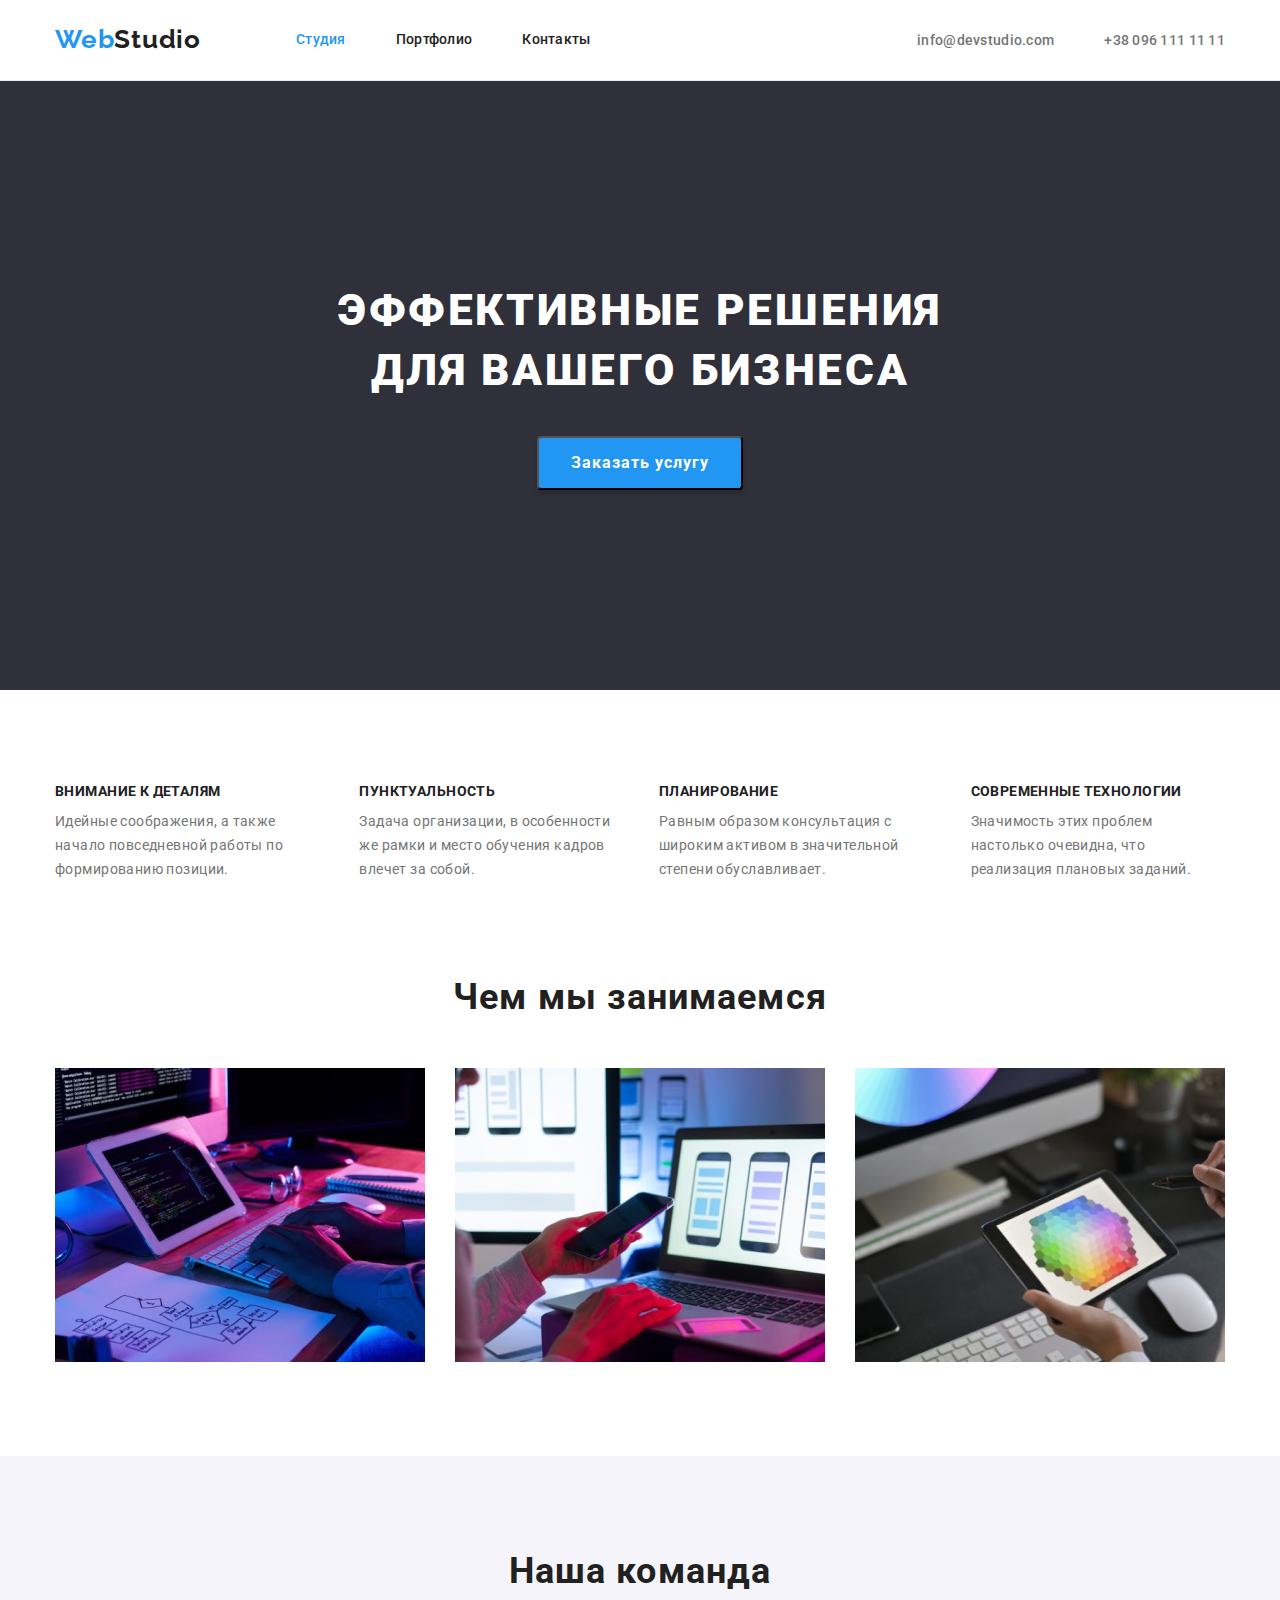
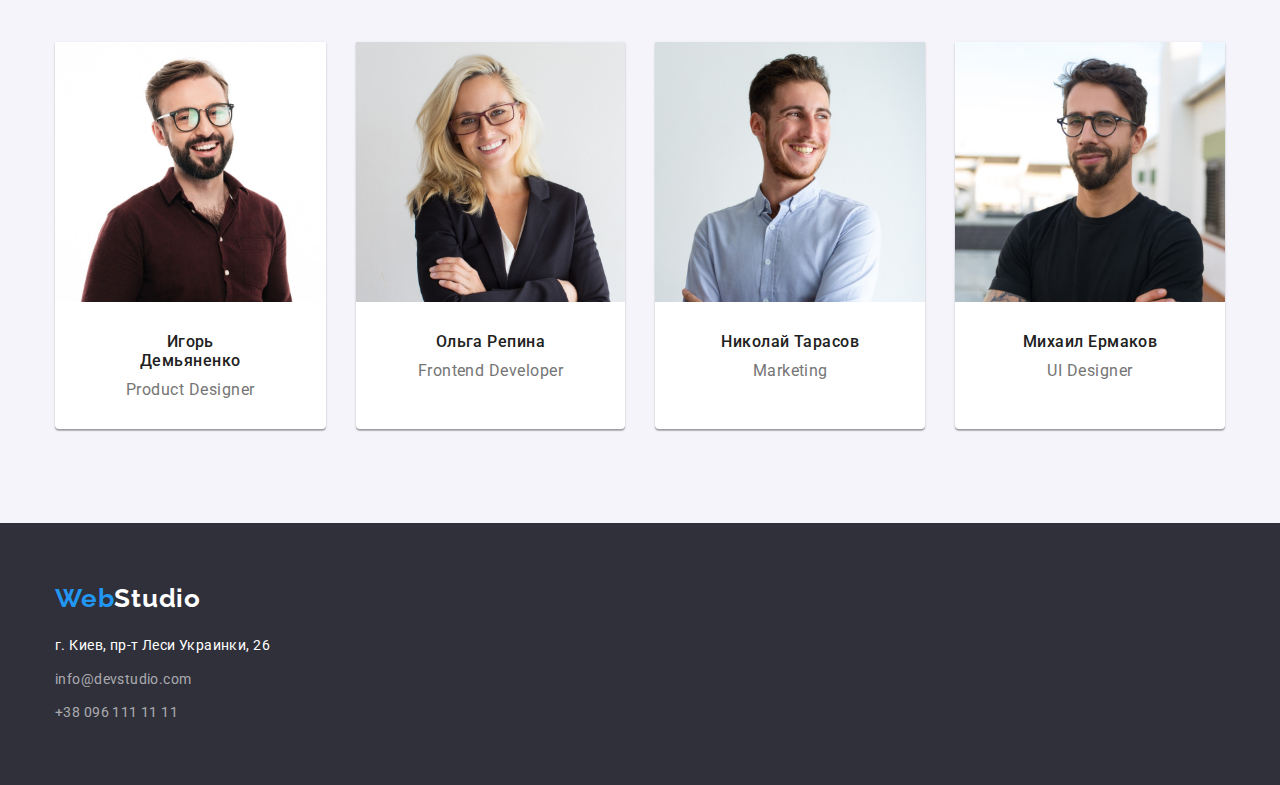
<file: index.html>
<!DOCTYPE html>
<html lang="en">

<head>
    <meta charset="UTF-8" />
    <meta http-equiv="X-UA-Compatible" content="IE=edge" />
    <meta name="viewport" content="width=device-width, initial-scale=1.0" />
    <link rel="preconnect" href="https://fonts.googleapis.com" />
    <link rel="preconnect" href="https://fonts.gstatic.com" crossorigin />
    <link href="https://fonts.googleapis.com/css2?family=Raleway:wght@700&family=Roboto:wght@400;500;700;900&display=swap" rel="stylesheet" />
    <title>WebStudio</title>
    <link rel="stylesheet" href="https://cdnjs.cloudflare.com/ajax/libs/modern-normalize/1.1.0/modern-normalize.min.css" />
    <link rel="stylesheet" href="./css/styles.css" />
</head>

<body>
    <!-- Header -->
    <header class="header">
        <!-- Navigation -->
        <div class="container nav-container">
            <nav class="nav">
                <a href="./index.html" class="logo-header link">
            Web<span class="logo-header-span">Studio</span>
          </a>
                <ul class="nav-list list">
                    <li class="nav-item">
                        <a href="./index.html" class="nav-link current link">Студия</a>
                    </li>
                    <li class="nav-item">
                        <a href="./portfolio.html" class="nav-link link">Портфолио</a>
                    </li>
                    <li class="nav-item">
                        <a href="#" class="nav-link link">Контакты</a>
                    </li>
                </ul>
            </nav>

            <ul class="contact-nav list">
                <li class="contact-item">
                    <a href="mailto:info@devstudio.com" class="contact-link link">info@devstudio.com</a>
                </li>
                <li class="contact-item">
                    <a href="tel:+380961111111" class="contact-link link">+38 096 111 11 11</a>
                </li>
            </ul>
        </div>
    </header>
    <!-- Main Content -->
    <main class="main">
        <!-- Section order service -->
        <section class="order-service section">
            <div class="container">
                <h1 class="main-title">
                    Эффективные решения
                    <br /> для вашего бизнеса
                </h1>
                <button class="btn-primary" type="button">Заказать услугу</button>
            </div>
        </section>
        <!-- Section Features -->
        <section class="main-features section">
            <div class="container">
                <h2 class="visually-hidden">Особенности</h2>

                <ul class="features-list list">
                    <li class="feature-item">
                        <h3 class="title">Внимание к деталям</h3>
                        <p class="text">
                            Идейные соображения, а также начало повседневной работы по формированию позиции.
                        </p>
                    </li>

                    <li class="feature-item">
                        <h3 class="title">Пунктуальность</h3>
                        <p class="text">
                            Задача организации, в особенности же рамки и место обучения кадров влечет за собой.
                        </p>
                    </li>

                    <li class="feature-item">
                        <h3 class="title">Планирование</h3>
                        <p class="text">
                            Равным образом консультация с широким активом в значительной степени обуславливает.
                        </p>
                    </li>

                    <li class="feature-item">
                        <h3 class="title">Современные технологии</h3>
                        <p class="text">
                            Значимость этих проблем настолько очевидна, что реализация плановых заданий.
                        </p>
                    </li>
                </ul>
            </div>
        </section>
        <!-- Section what we do -->
        <section class="work section">
            <div class="container">
                <h2 class="work-title">Чем мы занимаемся</h2>
                <ul class="work-list list">
                    <li class="work-item">
                        <img src="images/box1.jpg" alt="Разработка приложения" width="370" />
                    </li>
                    <li class="work-item">
                        <img src="images/box2.jpg" alt="Разработка мобильного приложения" width="370" />
                    </li>
                    <li class="work-item">
                        <img src="images/box3.jpg" alt="Разработка дизайна" width="370" />
                    </li>
                </ul>
            </div>
        </section>
        <!-- Our team -->
        <section class="our-team section">
            <div class="container">
                <h2 class="our-team-title">Наша команда</h2>
                <ul class="team-list list">
                    <li class="team-item">
                        <img src="images/img.jpg" alt="Фото Игорь Демьяненко" class="photo-team" width="270" />
                        <div class="team-wrap">
                            <h3 class="title">Игорь Демьяненко</h3>
                            <p lang="en" class="text">Product Designer</p>
                        </div>
                    </li>

                    <li class="team-item">
                        <img src="images/img1.jpg" alt="Фото Ольга Репина" class="photo-team" width="270" />
                        <div class="team-wrap">
                            <h3 class="title">Ольга Репина</h3>
                            <p lang="en" class="text">Frontend Developer</p>
                        </div>
                    </li>

                    <li class="team-item">
                        <img src="images/img2.jpg" alt="Фото Николай Тарасов" class="photo-team" width="270" />
                        <div class="team-wrap">
                            <h3 class="title">Николай Тарасов</h3>
                            <p lang="en" class="text">Marketing</p>
                        </div>
                    </li>

                    <li class="team-item">
                        <img src="images/img3.jpg" alt="Фото Михаил Ермаков" class="photo-team" width="270" />
                        <div class="team-wrap">
                            <h3 class="title">Михаил Ермаков</h3>
                            <p lang="en" class="text">UI Designer</p>
                        </div>
                    </li>
                </ul>
            </div>
        </section>
    </main>
    <!-- Footer -->
    <footer class="footer">
        <address class="address">
        <div class="container">
          <a href="./index.html" class="logo-footer link">
            Web<span class="logo-footer-span">Studio</span>
          </a>
          <ul class="contacts list">
            <li class="contacts-item">
              <a
                href="https://goo.gl/maps/u7yBzn2zctHJCY1Q6"
                target="_blank"
                class="post-address link"
                rel="noreferrer noopener nofollow "
                >г. Киев, пр-т Леси Украинки, 26</a
              >
            </li>
            <li class="contacts-item">
              <a href="mailto:info@devstudio.com " class="contact-item-link link"
                >info@devstudio.com</a
              >
            </li>
            <li class="contacts-item">
              <a href="tel:+380961111111" class="contact-item-link link">+38 096 111 11 11</a>
            </li>
          </ul>
        </div>
      </address>
    </footer>
</body>

</html>
</file>
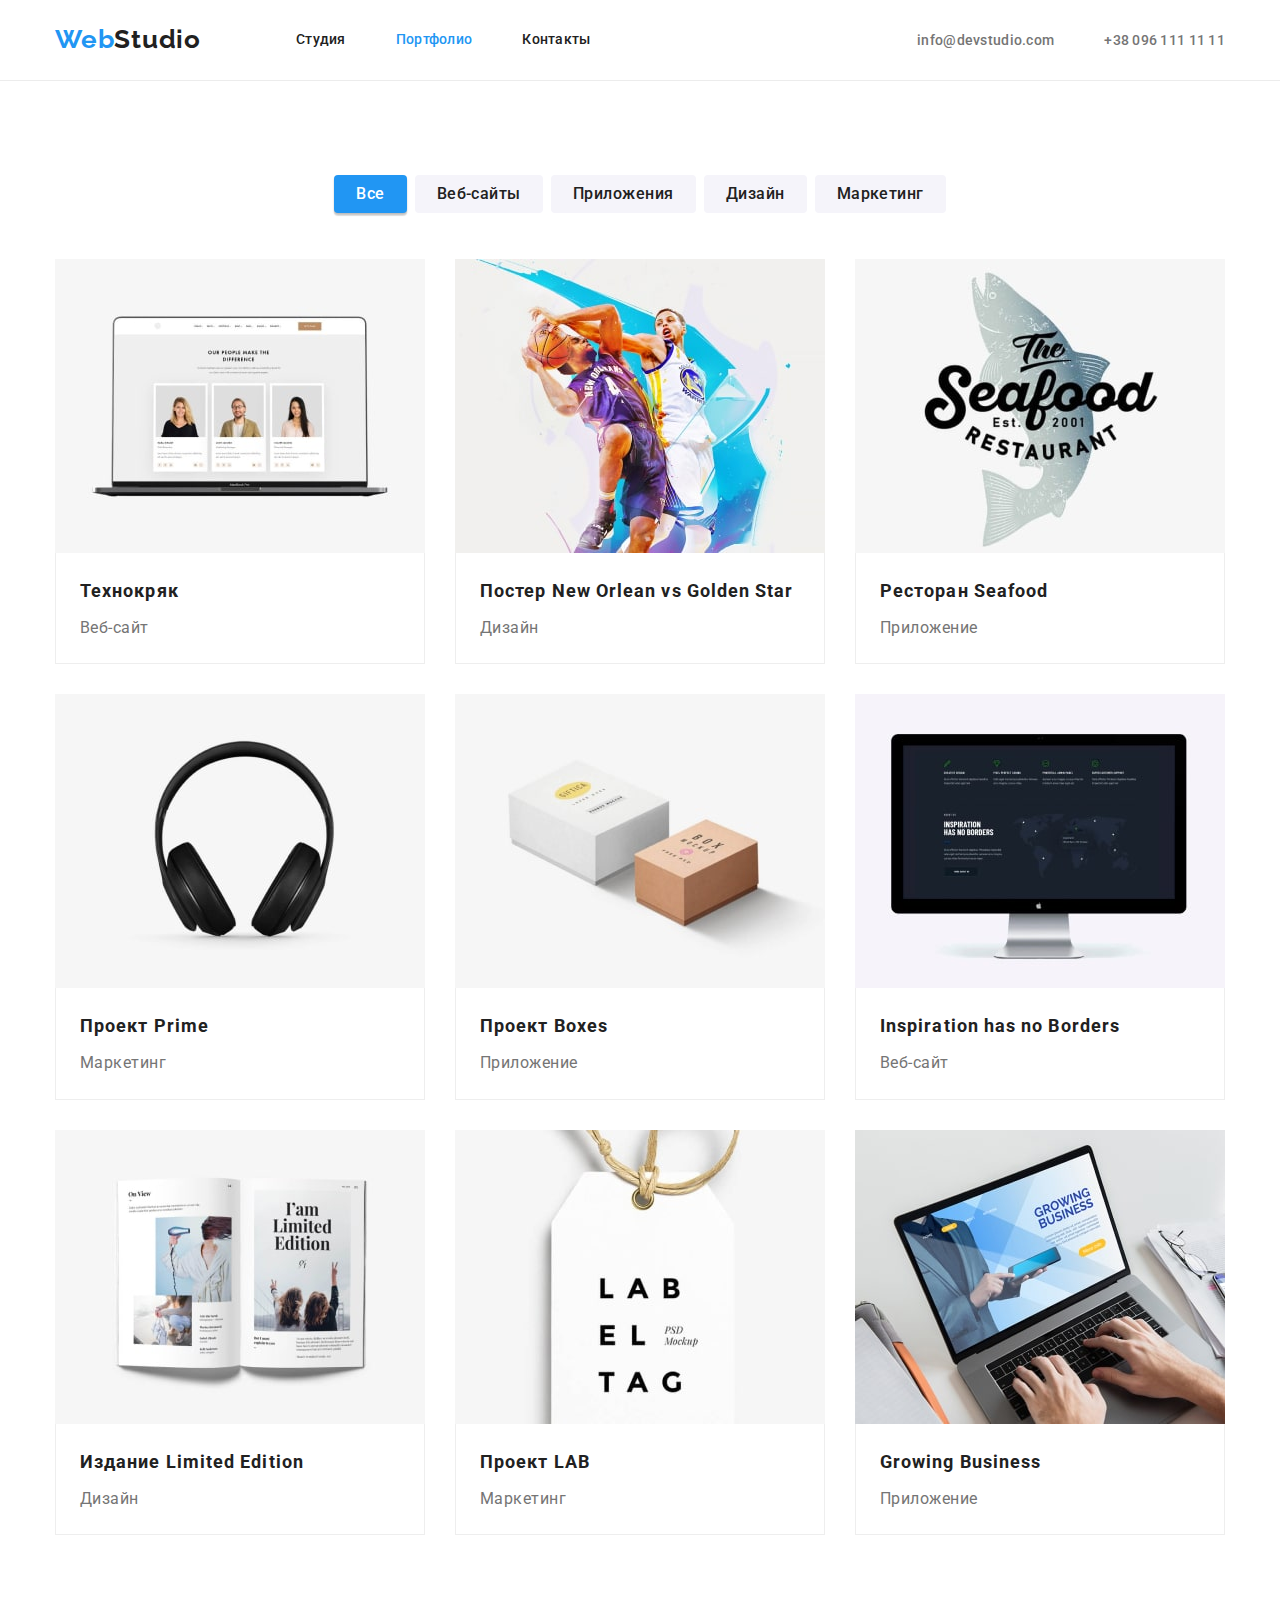
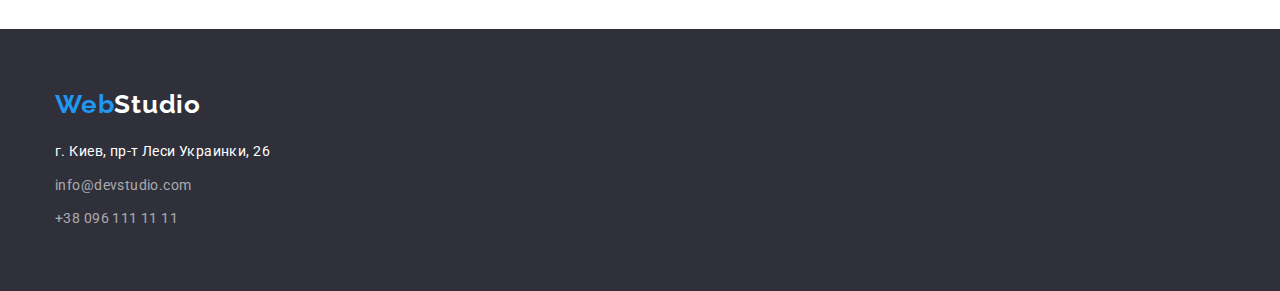
<file: portfolio.html>
<!DOCTYPE html>
<html lang="en">

<head>
    <meta charset="UTF-8" />
    <meta http-equiv="X-UA-Compatible" content="IE=edge" />
    <meta name="viewport" content="width=device-width, initial-scale=1.0" />
    <link rel="preconnect" href="https://fonts.googleapis.com" />
    <link rel="preconnect" href="https://fonts.gstatic.com" crossorigin />
    <link href="https://fonts.googleapis.com/css2?family=Raleway:wght@700&family=Roboto:wght@400;500;700;900&display=swap" rel="stylesheet" />
    <title>WebStudio-Portfolio</title>
    <link rel="stylesheet" href="https://cdnjs.cloudflare.com/ajax/libs/modern-normalize/1.1.0/modern-normalize.min.css" />

    <link rel="stylesheet" href="./css/styles.css" />
</head>

<body>
    <!-- Header -->
    <header class="header">
        <!-- Navigation -->
        <div class="container nav-container">
            <nav class="nav">
                <a href="./index.html" class="logo-header link">Web<span class="logo-header-span">Studio</span></a
          >
          <ul class="nav-list list">
            <li class="nav-item">
              <a href="./index.html" class="nav-link link">Студия</a>
                </li>
                <li class="nav-item">
                    <a href="./portfolio.html" class="nav-link current link">Портфолио</a>
                </li>
                <li class="nav-item">
                    <a href="#" class="nav-link link">Контакты</a>
                </li>
                </ul>
            </nav>
            <ul class="contact-nav list">
                <li class="contact-item">
                    <a href="mailto:info@devstudio.com" class="contact-link link">info@devstudio.com</a>
                </li>
                <li class="contact-item">
                    <a href="tel:+380961111111" class="contact-link link">+38 096 111 11 11</a>
                </li>
            </ul>
        </div>
    </header>
    <!-- Main Content -->
    <main class="portfolio-main">
        <section class="portfolio section">
            <div class="container">
                <h1 class="visually-hidden">Портфолио</h1>
                <ul class="filters list">
                    <li class="filters-item">
                        <button type="button" class="portfolio-btn current-btn">Все</button>
                    </li>
                    <li class="filters-item">
                        <button type="button" class="portfolio-btn">Веб-сайты</button>
                    </li>
                    <li class="filters-item">
                        <button type="button" class="portfolio-btn">Приложения</button>
                    </li>
                    <li class="filters-item">
                        <button type="button" class="portfolio-btn">Дизайн</button>
                    </li>
                    <li class="filters-item">
                        <button type="button" class="portfolio-btn">Маркетинг</button>
                    </li>
                </ul>

                <ul class="projects list">
                    <li class="projects-item">
                        <img src="./images/portfolio-img-1.jpg" alt="Пример веб-сайта" class="projects-photo" width="370" height="294" />
                        <div class="item-wrap">
                            <h2 class="title">Технокряк</h2>
                            <p class="text">Веб-сайт</p>
                        </div>
                    </li>
                    <li class="projects-item">
                        <img src="./images/portfolio-img-2.jpg" alt="Баскетбольный постер" class="projects-photo" width="370" height="294" />
                        <div class="item-wrap">
                            <h2 class="title">Постер New Orlean vs Golden Star</h2>
                            <p class="text">Дизайн</p>
                        </div>
                    </li>
                    <li class="projects-item">
                        <img src="./images/portfolio-img-3.jpg" alt="Лого ресторана Seafood" class="projects-photo" width="370" height="294" />
                        <div class="item-wrap">
                            <h2 class="title">Ресторан Seafood</h2>
                            <p class="text">Приложение</p>
                        </div>
                    </li>
                    <li class="projects-item">
                        <img src="./images/portfolio-img-4.jpg" alt="Фото наушников" class="projects-photo" width="370" height="294" />
                        <div class="item-wrap">
                            <h2 class="title">Проект Prime</h2>
                            <p class="text">Маркетинг</p>
                        </div>
                    </li>
                    <li class="projects-item">
                        <img src="./images/portfolio-img-5.jpg" alt="Фото коробок" class="projects-photo" width="370" height="294" />
                        <div class="item-wrap">
                            <h2 class="title">Проект Boxes</h2>
                            <p class="text">Приложение</p>
                        </div>
                    </li>
                    <li class="projects-item">
                        <img src="./images/portfolio-img-6.jpg" alt="Монитор с открытым сайтом" class="projects-photo" width="370" height="294" />
                        <div class="item-wrap">
                            <h2 class="title">Inspiration has no Borders</h2>
                            <p class="text">Веб-сайт</p>
                        </div>
                    </li>
                    <li class="projects-item">
                        <img src="./images/portfolio-img-7.jpg" alt="Фото открытого журнала" class="projects-photo" width="370" height="294" />
                        <div class="item-wrap">
                            <h2 class="title">Издание Limited Edition</h2>
                            <p class="text">Дизайн</p>
                        </div>
                    </li>
                    <li class="projects-item">
                        <img src="./images/portfolio-img-8.jpg" alt="Бумажный ценник" class="projects-photo" width="370" height="294" />
                        <div class="item-wrap">
                            <h2 class="title">Проект LAB</h2>
                            <p class="text">Маркетинг</p>
                        </div>
                    </li>
                    <li class="projects-item">
                        <img src="./images/portfolio-img-9.jpg" alt="Мужские руки и ноутбук" class="projects-photo" width="370" height="294" />
                        <div class="item-wrap">
                            <h2 class="title">Growing Business</h2>
                            <p class="text">Приложение</p>
                        </div>
                    </li>
                </ul>
            </div>
        </section>
    </main>
    <!-- Footer -->
    <footer class="footer">
        <address class="address">
        <div class="container">
          <a href="./index.html " class="logo-footer link">
            Web<span class="logo-footer-span">Studio</span>
          </a>
          <ul class="contacts list">
            <li class="contacts-item">
              <a
                href="https://goo.gl/maps/u7yBzn2zctHJCY1Q6 "
                target="_blank"
                class="post-address link"
                rel="noreferrer noopener nofollow"
                >г. Киев, пр-т Леси Украинки, 26</a
              >
            </li>
            <li class="contacts-item">
              <a href="mailto:info@devstudio.com" class="contact-item-link link"
                >info@devstudio.com</a
              >
            </li>
            <li class="contacts-item">
              <a href="tel:+380961111111 " class="contact-item-link link">+38 096 111 11 11</a>
            </li>
          </ul>
        </div>
      </address>
    </footer>
</body>

</html>
</file>
<file: css/styles.css>
:root {
    --brand-color: #2196f3;
    --btn-hover: #188ce8;
    --main-color: #212121;
    --second-color: #757575;
    --accent-color: #ffffff;
    --background: #2f303a;
    --foot-color: rgba(255, 255, 255, 0.6);
    --portfolio-bcg-color: #f5f4fa;
}

body {
    font-family: 'Roboto', sans-serif;
    font-style: normal;
    font-size: 14px;
    color: var(--main-color);
}

h1,
h2,
h3,
h4,
h5,
h6,
p {
    margin-top: 0;
    margin-bottom: 0;
}

ul,
ol {
    margin: 0;
    padding-left: 0;
}

img {
    display: block;
    max-width: 100%;
    height: auto;
}

.link {
    text-decoration: none;
    padding: 10px 0;
}

.list {
    list-style: none;
}

.section {
    padding-top: 94px;
    padding-bottom: 94px;
}


/* Header */

.header {
    border-bottom: 1px solid #ececec;
}

.container {
    width: 100%;
    max-width: 1200px;
    padding-left: 15px;
    padding-right: 15px;
    margin-left: auto;
    margin-right: auto;
}

.logo-header {
    font-family: 'Raleway', sans-serif;
    font-style: Bold;
    font-weight: 700;
    font-size: 26px;
    line-height: 1.2;
    letter-spacing: 0.03em;
    color: var(--brand-color);
    padding: 24px 0 25px;
}

.logo-header-span {
    color: var(--main-color);
}

.nav-container {
    display: flex;
    align-items: center;
}

.nav {
    display: flex;
    align-items: center;
}

.nav-list {
    font-weight: 500;
    line-height: 1.14;
    letter-spacing: 0.02em;
    margin-left: 95px;
    display: flex;
    gap: 50px;
}

.nav-list .nav-item:last-child {
    margin-right: 0;
}

.contact-nav {
    margin-left: auto;
    display: flex;
    justify-content: space-between;
}

.contact-nav .link {
    font-weight: 500;
    line-height: 1.14;
    letter-spacing: 0.02em;
    color: var(--second-color);
}

.contact-item {
    margin-left: 50px;
}

.contact-nav .contact-item:first-child {
    margin-left: 0;
}

.nav-link {
    color: var(--main-color);
    display: inline-block;
}

.current {
    color: var(--brand-color);
}

.nav-link:hover,
.contact-link:hover,
.contact-item-link:hover,
.post-address:hover,
.nav-link:focus,
.contact-link:focus,
.contact-item-link:focus,
.post-address:focus {
    color: var(--brand-color);
}


/* Main */

.order-service {
    background-color: var(--background);
    text-align: center;
    padding: 200px 0;
}

.main-title {
    margin-bottom: 35px;
    font-weight: 900;
    font-size: 44px;
    line-height: 1.36;
    text-align: center;
    letter-spacing: 0.06em;
    text-transform: uppercase;
    color: var(--accent-color);
}

.btn-primary {
    background: var(--brand-color);
    box-shadow: 0px 4px 4px rgba(0, 0, 0, 0.15);
    border-radius: 4px;
    font-family: inherit;
    font-style: normal;
    font-weight: 700;
    font-size: 16px;
    line-height: 1.9;
    text-align: center;
    letter-spacing: 0.06em;
    color: var(--accent-color);
    padding: 10px 32px;
}

.btn-primary:hover,
.btn-primary:focus {
    background-color: var(--btn-hover);
}


/* Features */

.features-list {
    display: flex;
    gap: 30px;
}

.visually-hidden {
    position: absolute;
    width: 1px;
    height: 1px;
    margin: -1px;
    border: 0;
    padding: 0;
    white-space: nowrap;
    clip-path: inset(100%);
    clip: rect(0 0 0 0);
    overflow: hidden;
}

.features-list .title {
    font-size: 14px;
    font-weight: 700;
    line-height: 1.14;
    letter-spacing: 0.03em;
    text-transform: uppercase;
    margin-bottom: 10px;
}

.features-list .text {
    font-weight: 400;
    line-height: 1.7;
    letter-spacing: 0.03em;
    color: var(--second-color);
}


/* What we do */

.work {
    padding-top: 0;
}

.work-title {
    margin-bottom: 50px;
}

.work-list {
    display: flex;
    justify-content: center;
    gap: 30px;
}


/* Our team */

.our-team {
    background-color: var(--portfolio-bcg-color);
}

.our-team-title {
    margin-bottom: 50px;
}

.team-list {
    display: flex;
    gap: 30px;
}

.team-item {
    margin-right: auto;
    background: #ffffff;
    box-shadow: 0px 1px 3px rgba(0, 0, 0, 0.12), 0px 1px 1px rgba(0, 0, 0, 0.14), 0px 2px 1px rgba(0, 0, 0, 0.2);
    border-radius: 0px 0px 4px 4px;
}

.work-title,
.our-team-title {
    font-weight: 700;
    font-size: 36px;
    line-height: 1.17;
    text-align: center;
    letter-spacing: 0.03em;
}

.team-wrap {
    padding: 30px 59px;
}

.team-list .title {
    font-weight: 500;
    font-size: 16px;
    line-height: 1.19;
    text-align: center;
    letter-spacing: 0.03em;
    margin-bottom: 10px;
}

.team-list .text {
    font-weight: 400;
    font-size: 16px;
    line-height: 1.19;
    text-align: center;
    letter-spacing: 0.03em;
    color: var(--second-color);
}


/* Footer */

.footer {
    padding: 60px 0;
    background-color: var(--background);
}

.address {
    font-style: normal;
}

.logo-footer {
    font-family: 'Raleway', sans-serif;
    font-weight: 700;
    font-size: 26px;
    line-height: 1.19;
    letter-spacing: 0.03em;
    color: var(--brand-color);
    padding: 0;
}

.logo-footer-span {
    color: var(--accent-color);
}

.contacts {
    margin-top: 20px;
}

.contacts .contacts-item {
    margin-bottom: 10px;
}

.contacts .contacts-item:last-child {
    margin-bottom: 0;
}

.post-address {
    font-weight: 400;
    line-height: 1.7;
    letter-spacing: 0.03em;
    color: var(--accent-color);
    padding: 0;
}

.contact-item-link {
    font-weight: 400;
    line-height: 1.7;
    letter-spacing: 0.03em;
    color: var(--foot-color);
    padding: 0;
}


/* portfolio css */

.filters {
    display: flex;
    justify-content: center;
    margin-bottom: 46px;
    gap: 8px;
}

.portfolio-btn {
    color: var(--main-color);
    background-color: var(--portfolio-bcg-color);
    border-radius: 4px;
    border-style: none;
    font-family: inherit;
    font-style: normal;
    font-weight: 500;
    font-size: 16px;
    line-height: 1.6;
    text-align: center;
    letter-spacing: 0.03em;
    cursor: pointer;
    padding: 6px 22px;
}

.portfolio-btn:hover,
.portfolio-btn:focus,
.current-btn {
    background-color: var(--brand-color);
    color: var(--accent-color);
    box-shadow: 0px 3px 1px rgba(0, 0, 0, 0.1), 0px 1px 2px rgba(0, 0, 0, 0.08), 0px 2px 2px rgba(0, 0, 0, 0.12);
}

.projects .title {
    font-weight: 700;
    font-size: 18px;
    line-height: 2;
    letter-spacing: 0.06em;
    margin-bottom: 4px;
}

.projects .text {
    font-weight: 400;
    font-size: 16px;
    line-height: 1.9;
    letter-spacing: 0.03em;
    color: var(--second-color);
}

.projects {
    display: flex;
    flex-wrap: wrap;
    gap: 30px;
}

.projects>.projects-item {
    width: calc((100% - 60px) / 3);
}

.item-wrap {
    border-bottom: 1px solid #eeeeee;
    border-left: 1px solid #eeeeee;
    border-right: 1px solid #eeeeee;
    padding: 20px 24px;
}
</file>
